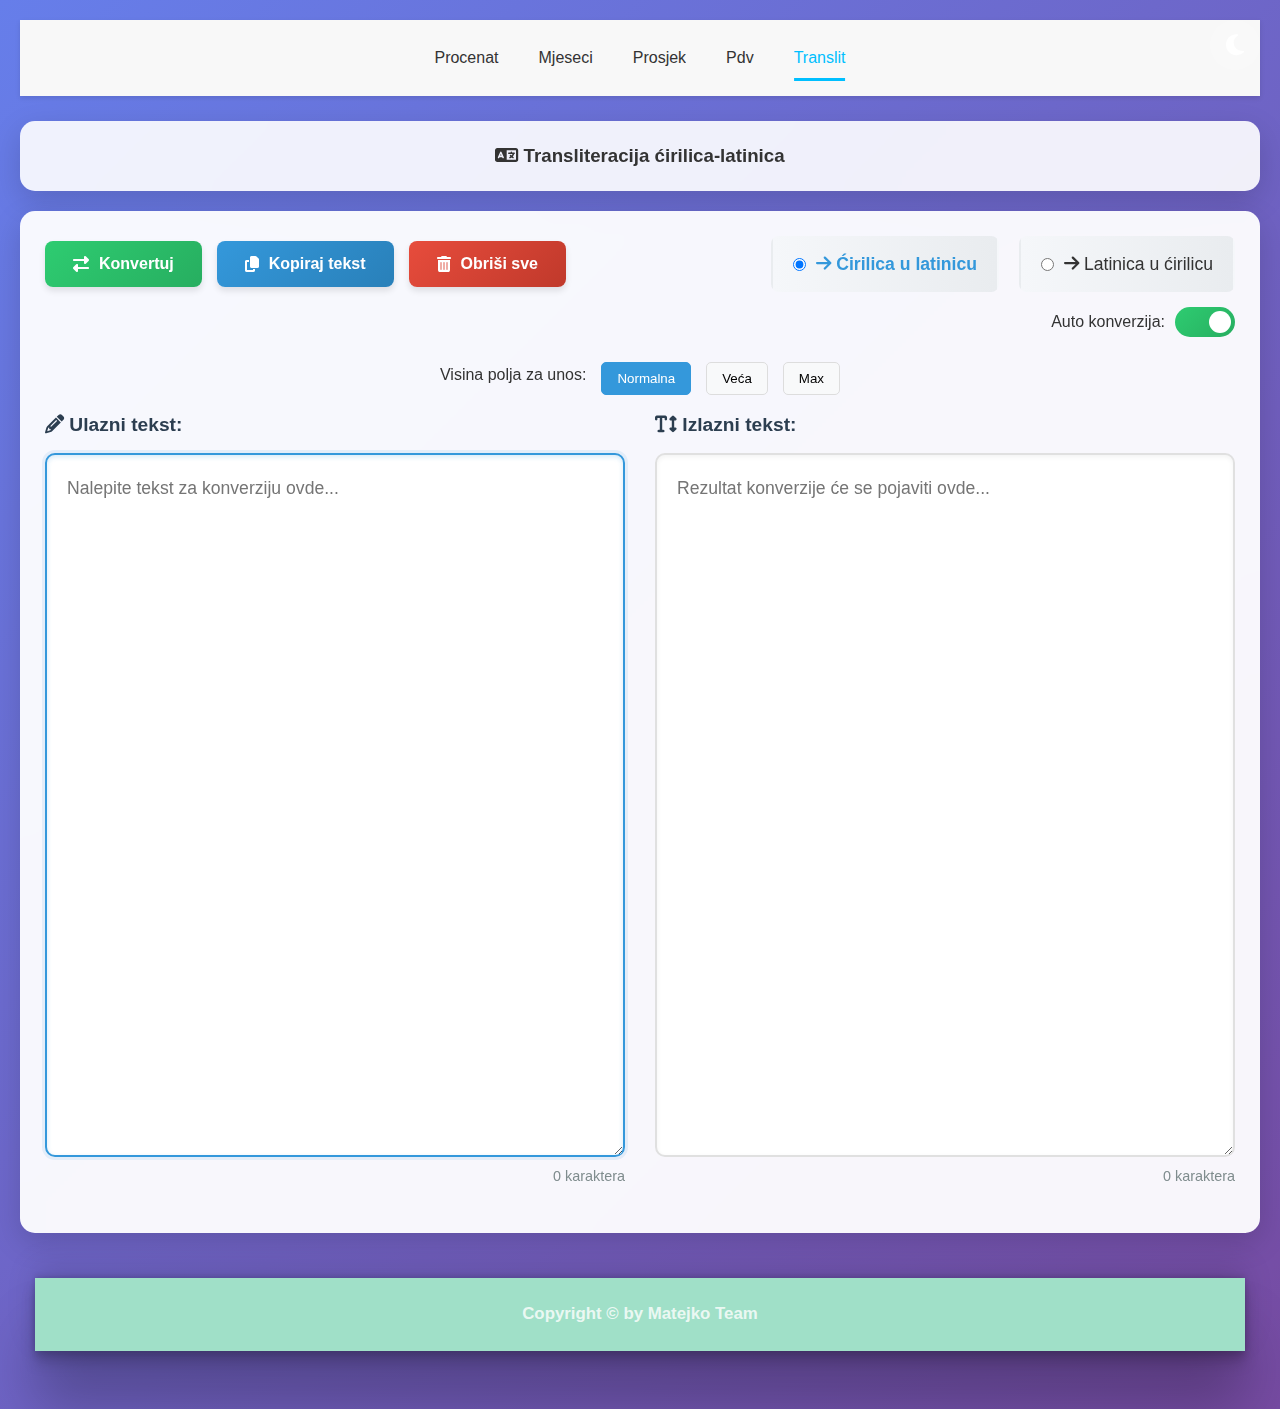
<file: translit.html>
<!DOCTYPE html>
<html lang="sr">

<head>
    <meta charset="UTF-8">
    <meta name="viewport" content="width=device-width, initial-scale=1.0">
    <title>Transliteracija ćirilica-latinica</title>
    <link rel="stylesheet" type="text/css" href="./style/style.css">
    <link rel="stylesheet" type="text/css" href="./style/translit.css">
    <link rel="stylesheet" href="https://cdnjs.cloudflare.com/ajax/libs/font-awesome/6.4.0/css/all.min.css">
<link href="https://cdn.jsdelivr.net/npm/bootstrap@5.2.3/dist/css/bootstrap.min.css" rel="stylesheet"
    integrity="sha384-rbsA2VBKQhggwzxH7pPCaAqO46MgnOM80zW1RWuH61DGLwZJEdK2Kadq2F9CUG65" crossorigin="anonymous">
<link rel="icon" href="./img/translit.png" type="image/x-icon">
</head>

<body>
    <div id="navbar-placeholder"></div><br>
    <button class="theme-toggle" id="themeToggle">
        <i class="fas fa-moon"></i>
    </button>

    <div class="container">
        <header class="mt-md-1">
            <h3><i class="fas fa-language"></i> Transliteracija ćirilica-latinica</h3>
           
        </header>

        <div class="main-container">
            <div class="controls-row">
                <div class="button-group">
                    <button class="action-btn convert-btn" id="convertBtn">
                        <i class="fas fa-exchange-alt"></i>
                        Konvertuj
                    </button>
                    <button class="action-btn copy-btn" id="copyBtn">
                        <i class="fas fa-copy"></i>
                        Kopiraj tekst
                    </button>
                    <button class="action-btn clear-btn" id="clearBtn">
                        <i class="fas fa-trash-alt"></i>
                        Obriši sve
                    </button>
                </div>

                <div class="conversion-options">
                    <div class="radio-option">
                        <input type="radio" id="textToLatin" name="textConversionType" value="toLatin" checked>
                        <label for="textToLatin"><i class="fas fa-arrow-right"></i> Ćirilica u latinicu</label>
                    </div>
                    <div class="radio-option">
                        <input type="radio" id="textToCyrillic" name="textConversionType" value="toCyrillic">
                        <label for="textToCyrillic"><i class="fas fa-arrow-right"></i> Latinica u ćirilicu</label>
                    </div>
                </div>

                <div class="auto-convert">
                    <span>Auto konverzija:</span>
                    <label class="switch">
                        <input type="checkbox" id="autoConvert" checked>
                        <span class="slider"></span>
                    </label>
                </div>
            </div>

            <div class="height-controls">
                <span>Visina polja za unos:</span>
                <button class="height-btn active" data-rows="25">Normalna</button>
                <button class="height-btn" data-rows="35">Veća</button>
                <button class="height-btn" data-rows="50">Max</button>
            </div>

            <div class="text-area-container">
                <div class="text-area">
                    <label for="inputText"><i class="fas fa-pencil-alt"></i> Ulazni tekst:</label>
                    <textarea id="inputText" rows="25" placeholder="Nalepite tekst za konverziju ovde..."></textarea>
                    <div class="char-count" id="inputCount">0 karaktera</div>
                </div>
                <div class="text-area">
                    <label for="outputText"><i class="fas fa-text-height"></i> Izlazni tekst:</label>
                    <textarea id="outputText" rows="25" placeholder="Rezultat konverzije će se pojaviti ovde..."
                        readonly></textarea>
                    <div class="char-count" id="outputCount">0 karaktera</div>
                </div>
            </div>
        </div>
    </div>

    <div class="notification" id="notification">
        <i class="fas fa-check-circle"></i>
        <span>Tekst je kopiran u clipboard!</span>
    </div>

    <footer>
    <div class="container rounded"
        style="box-shadow: rgba(0, 0, 0, 0.25) 0px 54px 55px, rgba(0, 0, 0, 0.12) 0px -12px 30px, rgba(0, 0, 0, 0.12) 0px 4px 6px, rgba(0, 0, 0, 0.17) 0px 12px 13px, rgba(0, 0, 0, 0.09) 0px -3px 5px; background:#a0e0c8"
        class="col-12   rounded ">
        <br>
        <h3 class="text-center text-primary">Copyright &copy by Matejko Team</h3><br>
    </div>
    <br>
    </footer>
<script src="./script/script.js"></script>
    <script src="./script/translit.js"></script>
    <script src="https://cdn.jsdelivr.net/npm/bootstrap@5.2.3/dist/js/bootstrap.bundle.min.js"
        integrity="sha384-kenU1KFdBIe4zVF0s0G1M5b4hcpxyD9F7jL+jjXkk+Q2h455rYXK/7HAuoJl+0I4"
        crossorigin="anonymous"></script>

</body>

</html>
</file>
<file: style/style.css>
/* Osnovni stilovi za navigaciju */
nav {
  display: flex; /* Koristimo flexbox za lakše poravnanje linkova */
  justify-content: center; /* Centriramo linkove */
  gap: 40px; /* Dodaje razmak između Flexbox stavki */
  background-color: #f8f8f8; /* Neka lagana pozadina za nav */
  padding: 15px 0;
  box-shadow: 0 2px 5px rgba(0, 0, 0, 0.1); /* Diskretna senka */
}

nav a {
  position: relative; /* Važno za pozicioniranje linije (pseudo-elementa) */
  padding: 10px 0; /* Smanjujemo padding levo/desno jer imamo gap */
  text-decoration: none;
  color: #333; /* Tamniji tekst linka */
  font-weight: 500;
  overflow: hidden; /* Osigurava da linija ne viri van linka pre animacije */
  transition: color 0.9s ease; /* Blaga tranzicija za boju teksta */
  white-space: nowrap; /* Sprečava prelamanje teksta ako je prozor mali */
}

/* Stilovi za liniju ispod linka (pseudo-element) */
nav a::after {
  content: ''; /* Obavezno za pseudo-elemente */
  position: absolute;
  left: 50%; /* Pomera početak linije na 50% širine linka */
  transform: translateX(
    -50%
  ); /* Pomera liniju unazad za 50% svoje širine da bi se centrirala */
  bottom: 0; /* Linija će biti na dnu linka */
  width: 0; /* Inicijalno je širina 0 (nevidljiva) */
  height: 3px; /* Debljina linije */
  background-color: deepskyblue; /* Boja linije */
  transition: width 0.9s ease-out; /* Animacija širine linije */
}

/* Stil za hover efekat: linija se polako pojavi */
nav a:hover::after {
  width: 100%; /* Linija se proširi na 80% širine linka */
}

/* Stil za aktivni tab: linija ostaje */
nav a.active::after {
  width: 100%; /* Linija ostaje na 80% širine */
  background-color: deepskyblue; /* Boja linije za aktivni tab */
}

/* Stil za aktivni tab: boja teksta se menja */
nav a.active {
  color: deepskyblue; /* Boja teksta aktivnog taba */
}
</file>
<file: style/translit.css>
* {
            box-sizing: border-box;
            margin: 0;
            padding: 0;
            font-family: 'Segoe UI', Tahoma, Geneva, Verdana, sans-serif;
        }

        body {
            background: linear-gradient(135deg, #667eea 0%, #764ba2 100%);
            color: #333;
            line-height: 1.6;
            padding: 20px;
            min-height: 100vh;
        }

        .container-fluid {
            width: 100%;
            max-width: 100%;
            padding: 0 15px;
            margin: 0 auto;
        }

        header {
            text-align: center;
            margin-bottom: 20px;
            padding: 20px;
            background: rgba(255, 255, 255, 0.9);
            border-radius: 15px;
            box-shadow: 0 10px 30px rgba(0, 0, 0, 0.15);
            backdrop-filter: blur(10px);
        }

        h1 {
            margin-bottom: 10px;
            font-size: 2.5rem;
            background: linear-gradient(135deg, #2c3e50, #1a2530);
            -webkit-background-clip: text;
            -webkit-text-fill-color: transparent;
        }

        .main-container {
            background: rgba(255, 255, 255, 0.95);
            padding: 25px;
            border-radius: 15px;
            box-shadow: 0 10px 30px rgba(0, 0, 0, 0.15);
            backdrop-filter: blur(10px);
        }

        .controls-row {
            display: flex;
            justify-content: space-between;
            align-items: center;
            margin-bottom: 25px;
            flex-wrap: wrap;
            gap: 15px;
        }

        .button-group {
            display: flex;
            gap: 15px;
        }

        .conversion-options {
            display: flex;
            gap: 20px;
        }

        .text-area-container {
            display: flex;
            gap: 30px;
            margin-bottom: 20px;
        }

        .text-area {
            flex: 1;
            display: flex;
            flex-direction: column;
        }

        .text-area textarea {
            width: 100%;
            /* Uklonjena fiksna visina - sada će rows atribut raditi */
            min-height: 300px;
            padding: 20px;
            border: 2px solid #e0e0e0;
            border-radius: 10px;
            resize: vertical;
            font-size: 1.1rem;
            transition: all 0.3s ease;
            box-shadow: inset 0 2px 5px rgba(0, 0, 0, 0.05);
            line-height: 1.5;
        }

        .text-area textarea:focus {
            outline: none;
            border-color: #3498db;
            box-shadow: inset 0 2px 5px rgba(52, 152, 219, 0.2), 0 0 0 3px rgba(52, 152, 219, 0.1);
        }

        .text-area label {
            display: block;
            margin-bottom: 12px;
            font-weight: 600;
            color: #2c3e50;
            font-size: 1.2rem;
        }

        .radio-option {
            display: flex;
            align-items: center;
            gap: 10px;
            font-size: 1.1rem;
            padding: 12px 20px;
            background: linear-gradient(to right, #f5f7fa, #e9ecef);
            border-radius: 8px;
            transition: all 0.3s ease;
            cursor: pointer;
            border: 2px solid transparent;
        }

        .radio-option:hover {
            transform: translateY(-2px);
            box-shadow: 0 5px 15px rgba(0, 0, 0, 0.1);
        }

        .radio-option input:checked+label {
            color: #3498db;
            font-weight: 600;
        }

        .radio-option input:checked~label i {
            color: #3498db;
        }

        .action-btn {
            padding: 14px 28px;
            border: none;
            border-radius: 8px;
            font-size: 1rem;
            font-weight: 600;
            cursor: pointer;
            transition: all 0.3s ease;
            display: flex;
            align-items: center;
            gap: 10px;
            box-shadow: 0 4px 6px rgba(0, 0, 0, 0.1);
        }

        .action-btn:hover {
            transform: translateY(-3px);
            box-shadow: 0 7px 14px rgba(0, 0, 0, 0.15);
        }

        .action-btn:active {
            transform: translateY(-1px);
        }

        .copy-btn {
            background: linear-gradient(135deg, #3498db, #2980b9);
            color: white;
        }

        .copy-btn:hover {
            background: linear-gradient(135deg, #2980b9, #2573a7);
        }

        .clear-btn {
            background: linear-gradient(135deg, #e74c3c, #c0392b);
            color: white;
        }

        .clear-btn:hover {
            background: linear-gradient(135deg, #c0392b, #a93226);
        }

        .convert-btn {
            background: linear-gradient(135deg, #2ecc71, #27ae60);
            color: white;
        }

        .convert-btn:hover {
            background: linear-gradient(135deg, #27ae60, #229954);
        }

        .notification {
            position: fixed;
            top: 30px;
            right: 30px;
            padding: 18px 24px;
            background: linear-gradient(135deg, #2ecc71, #27ae60);
            color: white;
            border-radius: 8px;
            box-shadow: 0 10px 25px rgba(0, 0, 0, 0.15);
            opacity: 0;
            transform: translateY(-20px);
            transition: all 0.4s ease;
            z-index: 1000;
            display: flex;
            align-items: center;
            gap: 10px;
        }

        .notification.show {
            opacity: 1;
            transform: translateY(0);
        }

        footer {
            text-align: center;
            margin-top: 30px;
            padding: 15px;
            color: rgba(255, 255, 255, 0.8);
            font-size: 0.9rem;
        }

        @media (max-width: 992px) {
            .text-area-container {
                flex-direction: column;
            }

            .controls-row {
                flex-direction: column;
                align-items: stretch;
            }

            .button-group,
            .conversion-options {
                width: 100%;
                justify-content: center;
            }
        }

        .char-count {
            text-align: right;
            margin-top: 8px;
            font-size: 0.9rem;
            color: #7f8c8d;
        }

        .auto-convert {
            display: flex;
            align-items: center;
            gap: 10px;
            margin-left: auto;
        }

        .switch {
            position: relative;
            display: inline-block;
            width: 60px;
            height: 30px;
        }

        .switch input {
            opacity: 0;
            width: 0;
            height: 0;
        }

        .slider {
            position: absolute;
            cursor: pointer;
            top: 0;
            left: 0;
            right: 0;
            bottom: 0;
            background: linear-gradient(135deg, #3498db, #2980b9);
            transition: .4s;
            border-radius: 34px;
        }

        .slider:before {
            position: absolute;
            content: "";
            height: 22px;
            width: 22px;
            left: 4px;
            bottom: 4px;
            background-color: white;
            transition: .4s;
            border-radius: 50%;
        }

        input:checked+.slider {
            background: linear-gradient(135deg, #2ecc71, #27ae60);
        }

        input:checked+.slider:before {
            transform: translateX(30px);
        }

        .theme-toggle {
            position: fixed;
            top: 20px;
            right: 20px;
            background: rgba(255, 255, 255, 0.2);
            border: none;
            border-radius: 50%;
            width: 50px;
            height: 50px;
            display: flex;
            align-items: center;
            justify-content: center;
            cursor: pointer;
            color: white;
            font-size: 1.5rem;
            transition: all 0.3s ease;
            backdrop-filter: blur(10px);
            z-index: 1000;
        }

        .theme-toggle:hover {
            transform: rotate(30deg);
            background: rgba(255, 255, 255, 0.3);
        }

        .dark-mode {
            background: linear-gradient(135deg, #1a2a6c, #2b5876);
        }

        .dark-mode header,
        .dark-mode .main-container {
            background: rgba(30, 30, 40, 0.95);
            color: #f0f0f0;
        }

        .dark-mode .text-area textarea {
            background-color: #2c3e50;
            color: #f0f0f0;
            border-color: #4a69bd;
        }

        .dark-mode .radio-option {
            background: linear-gradient(to right, #2c3e50, #34495e);
            color: #f0f0f0;
        }

        .dark-mode h1 {
            background: linear-gradient(135deg, #f0f0f0, #b0b0b0);
            -webkit-background-clip: text;
            -webkit-text-fill-color: transparent;
        }

        .dark-mode .text-area label {
            color: #f0f0f0;
        }

        .dark-mode .char-count {
            color: #b0b0b0;
        }

        /* Kontrole za visinu textarea */
        .height-controls {
            display: flex;
            justify-content: center;
            gap: 15px;
            margin-bottom: 15px;
        }

        .height-btn {
            padding: 8px 15px;
            background: #f8f9fa;
            border: 1px solid #ddd;
            border-radius: 5px;
            cursor: pointer;
            transition: all 0.3s ease;
        }

        .height-btn:hover {
            background: #e9ecef;
        }

        .height-btn.active {
            background: #3498db;
            color: white;
            border-color: #3498db;
        }
</file>
